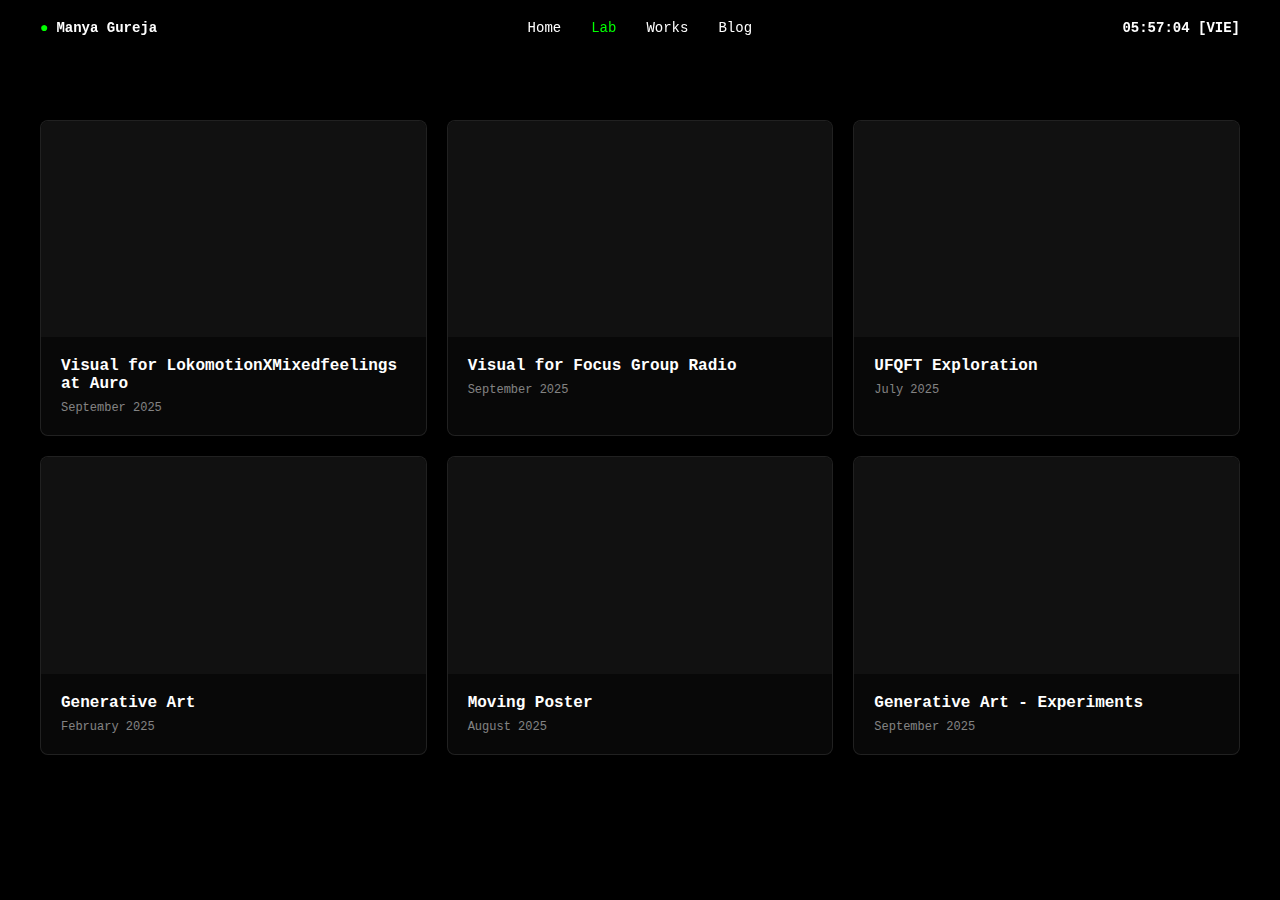
<file: lab.html>
<!DOCTYPE html>
<html lang="en">
<head>
    <meta charset="UTF-8">
    <meta name="viewport" content="width=device-width, initial-scale=1.0">
    <title>Lab - Manya Gureja</title>
    <style>
        * {
            margin: 0;
            padding: 0;
            box-sizing: border-box;
        }

        body {
            font-family: 'Courier New', monospace;
            background: #000;
            color: #fff;
        }

        header {
            position: fixed;
            top: 0;
            width: 100%;
            padding: 20px 40px;
            display: flex;
            justify-content: space-between;
            align-items: center;
            z-index: 1000;
            background: rgba(0, 0, 0, 0.3);
            backdrop-filter: blur(10px);
        }

        .logo {
            font-size: 14px;
            font-weight: bold;
            display: flex;
            align-items: center;
            gap: 8px;
        }

        .logo::before {
            content: '●';
            color: #00ff00;
        }

        nav {
            display: flex;
            gap: 30px;
        }

        nav a {
            color: #fff;
            text-decoration: none;
            font-size: 14px;
            transition: color 0.3s;
        }

        nav a:hover,
        nav a.active {
            color: #00ff00;
        }

        .time {
            font-size: 14px;
            font-weight: bold;
        }

        .lab-container {
            max-width: 1400px;
            margin: 0 auto;
            padding: 120px 40px 60px;
        }

        .experiments-grid {
            display: grid;
            grid-template-columns: repeat(auto-fit, minmax(300px, 1fr));
            gap: 20px;
            width: 100%;
        }

        .experiment-card {
            background: rgba(255, 255, 255, 0.03);
            border: 1px solid rgba(255, 255, 255, 0.1);
            border-radius: 8px;
            overflow: hidden;
            transition: all 0.3s ease;
            cursor: pointer;
        }

        .experiment-card:hover {
            background: rgba(255, 255, 255, 0.05);
            border-color: rgba(0, 255, 0, 0.3);
            transform: translateY(-2px);
        }

        .card-media {
            width: 100%;
            aspect-ratio: 16/9;
            background: #111;
            overflow: hidden;
            position: relative;
        }

        .media-placeholder {
            width: 100%;
            height: 100%;
            display: flex;
            align-items: center;
            justify-content: center;
        }

        .media-placeholder video {
            width: 100%;
            height: 100%;
            object-fit: cover;
        }

        .card-info {
            padding: 20px;
        }

        .card-title {
            font-size: 16px;
            font-weight: bold;
            margin-bottom: 8px;
            color: #fff;
        }

        .card-date {
            font-size: 12px;
            color: rgba(255, 255, 255, 0.5);
        }

        .dialog-overlay {
            position: fixed;
            top: 0;
            left: 0;
            width: 100%;
            height: 100%;
            background: rgba(0, 0, 0, 0.95);
            z-index: 2000;
            display: none;
            opacity: 0;
            transition: opacity 0.3s ease;
        }

        .dialog-overlay.active {
            display: flex;
            opacity: 1;
            animation: slideUp 0.3s ease forwards;
        }

        @keyframes slideUp {
            from {
                transform: translateY(100%);
            }
            to {
                transform: translateY(0);
            }
        }

        .dialog-content {
            width: 100%;
            height: 100%;
            background: #000;
            display: flex;
            flex-direction: column;
            transform: translateY(100%);
            transition: transform 0.3s ease;
        }

        .dialog-overlay.active .dialog-content {
            transform: translateY(0);
        }

        .dialog-header {
            display: flex;
            justify-content: space-between;
            align-items: center;
            padding: 20px 40px;
            border-bottom: 1px solid rgba(255, 255, 255, 0.1);
            background: rgba(0, 0, 0, 0.9);
            backdrop-filter: blur(10px);
        }

        .dialog-title {
            font-size: 20px;
            font-weight: bold;
            color: #fff;
        }

        .close-btn {
            background: none;
            border: none;
            color: #fff;
            font-size: 24px;
            cursor: pointer;
            padding: 8px;
            display: flex;
            align-items: center;
            justify-content: center;
            transition: color 0.3s;
            width: 40px;
            height: 40px;
            border-radius: 50%;
        }

        .close-btn:hover {
            color: #00ff00;
            background: rgba(255, 255, 255, 0.05);
        }

        .dialog-body {
            flex: 1;
            overflow-y: auto;
            padding: 40px;
        }

        .dialog-video-container {
            max-width: 1200px;
            margin: 0 auto 40px;
        }

        .dialog-video-container video {
            width: 100%;
            border-radius: 8px;
            box-shadow: 0 8px 32px rgba(0, 255, 0, 0.1);
        }

        .dialog-info {
            max-width: 1200px;
            margin: 0 auto;
        }

        .dialog-info h2 {
            font-size: 24px;
            margin-bottom: 16px;
            color: #00ff00;
        }

        .dialog-info p {
            font-size: 14px;
            line-height: 1.8;
            color: rgba(255, 255, 255, 0.8);
            margin-bottom: 12px;
        }

        .dialog-meta {
            display: flex;
            gap: 40px;
            margin-top: 30px;
            padding-top: 30px;
            border-top: 1px solid rgba(255, 255, 255, 0.1);
        }

        .meta-item {
            display: flex;
            flex-direction: column;
            gap: 8px;
        }

        .meta-label {
            font-size: 12px;
            color: rgba(255, 255, 255, 0.5);
            text-transform: uppercase;
            letter-spacing: 1px;
        }

        .meta-value {
            font-size: 14px;
            color: #fff;
        }

        @media (max-width: 768px) {
            .experiments-grid {
                grid-template-columns: 1fr;
            }

            .lab-container {
                padding: 100px 20px 40px;
            }

            header {
                padding: 15px 20px;
            }

            nav {
                gap: 15px;
            }

            .dialog-header {
                padding: 15px 20px;
            }

            .dialog-body {
                padding: 20px;
            }

            .dialog-meta {
                flex-direction: column;
                gap: 20px;
            }
        }
    </style>
</head>
<body>
    <header>
        <div class="logo">Manya Gureja</div>
        <nav>
            <a href="index.html">Home</a>
            <a href="lab.html" class="active">Lab</a>
            <a href="works.html">Works</a>
            <a href="writing.html">Blog</a>

        </nav>
        <div class="time" id="time"></div>
    </header>

    <div class="lab-container">
        <div class="experiments-grid">
            <div class="experiment-card" data-experiment="experiment8">
                <div class="card-media">
                    <div class="media-placeholder">
                        <video muted loop playsinline preload="metadata" poster="https://res.cloudinary.com/dyu1ojyqy/video/upload/so_0/v1764969101/aurovideo_fxnrov.jpg" data-src="https://res.cloudinary.com/dyu1ojyqy/video/upload/q_auto,f_auto/v1764969101/aurovideo_fxnrov.mp4">
                        </video>
                    </div>
                </div>
                <div class="card-info">
                    <div class="card-title">Visual for LokomotionXMixedfeelings at Auro</div>
                    <div class="card-date">September 2025</div>
                </div>
            </div>

            <div class="experiment-card" data-experiment="experiment7">
                <div class="card-media">
                    <div class="media-placeholder">
                        <video muted loop playsinline preload="metadata" poster="https://res.cloudinary.com/dyu1ojyqy/video/upload/so_0/v1764968663/video-output-7218AEE6-0C01-4192-8E83-1AF36BF3AC99-2_v0bxjt.jpg" data-src="https://res.cloudinary.com/dyu1ojyqy/video/upload/q_auto,f_auto/v1764968663/video-output-7218AEE6-0C01-4192-8E83-1AF36BF3AC99-2_v0bxjt.mp4">
                        </video>
                    </div>
                </div>
                <div class="card-info">
                    <div class="card-title">Visual for Focus Group Radio</div>
                    <div class="card-date">September 2025</div>
                </div>
            </div>

            <div class="experiment-card" data-experiment="experiment1">
                <div class="card-media">
                    <div class="media-placeholder">
                        <video muted loop playsinline preload="metadata" poster="https://res.cloudinary.com/dyu1ojyqy/video/upload/so_0/v1764970193/video1_wfpl1b.jpg" data-src="https://res.cloudinary.com/dyu1ojyqy/video/upload/q_auto,f_auto/v1764970193/video1_wfpl1b.mp4">
                        </video>
                    </div>
                </div>
                <div class="card-info">
                    <div class="card-title">UFQFT Exploration</div>
                    <div class="card-date">July 2025</div>
                </div>
            </div>

            <div class="experiment-card" data-experiment="experiment2">
                <div class="card-media">
                    <div class="media-placeholder">
                        <video muted loop playsinline preload="auto" data-src="https://res.cloudinary.com/dyu1ojyqy/video/upload/v1764970222/video2_u8lquv.mp4">
                        </video>
                    </div>
                </div>
                <div class="card-info">
                    <div class="card-title">Generative Art</div>
                    <div class="card-date">February 2025</div>
                </div>
            </div>

            <div class="experiment-card" data-experiment="experiment3">
                <div class="card-media">
                    <div class="media-placeholder">
                        <video muted loop playsinline preload="metadata" poster="https://res.cloudinary.com/dyu1ojyqy/video/upload/so_0/v1764970262/video3_nzb3xp.jpg" data-src="https://res.cloudinary.com/dyu1ojyqy/video/upload/q_auto,f_auto/v1764970262/video3_nzb3xp.mp4">
                        </video>
                    </div>
                </div>
                <div class="card-info">
                    <div class="card-title">Moving Poster</div>
                    <div class="card-date">August 2025</div>
                </div>
            </div>

      

            <div class="experiment-card" data-experiment="experiment6">
                <div class="card-media">
                    <div class="media-placeholder">
                        <video muted loop playsinline preload="metadata" poster="https://res.cloudinary.com/dyu1ojyqy/video/upload/so_0/v1764970326/experiments_uzc2hf.jpg" data-src="https://res.cloudinary.com/dyu1ojyqy/video/upload/q_auto,f_auto/v1764970326/experiments_uzc2hf.mp4">
                        </video>
                    </div>
                </div>
                <div class="card-info">
                    <div class="card-title">Generative Art - Experiments</div>
                    <div class="card-date">September 2025</div>
                </div>
            </div>
        </div>
    </div>

    <div class="dialog-overlay" id="dialogOverlay">
        <div class="dialog-content">
            <div class="dialog-header">
                <div class="dialog-title" id="dialogTitle">Experiment Title</div>
                <button class="close-btn" onclick="closeDialog()">×</button>
            </div>
            <div class="dialog-body">
                <div class="dialog-video-container">
                    <video id="dialogVideo" controls preload="auto">
                        <source src="" type="video/mp4">
                    </video>
                </div>
                <div class="dialog-info">
                    <h2>About This Experiment</h2>
                    <p id="dialogDescription"></p>
                    <div class="dialog-meta">
                        <div class="meta-item">
                            <div class="meta-label">Date</div>
                            <div class="meta-value" id="dialogDate"></div>
                        </div>
                        <div class="meta-item">
                            <div class="meta-label">Category</div>
                            <div class="meta-value" id="dialogCategory"></div>
                        </div>
                        <div class="meta-item">
                            <div class="meta-label">Tools</div>
                            <div class="meta-value" id="dialogTools"></div>
                        </div>
                        <div class="meta-item">
                            <div class="meta-label">Link</div>
                            <div class="meta-value" id="dialogLink"></div>
                        </div>
                    </div>
                </div>
            </div>
        </div>
    </div>

    <script>
        function updateTime() {
            const now = new Date();
            const time = [now.getHours(), now.getMinutes(), now.getSeconds()]
                .map(n => String(n).padStart(2, '0'))
                .join(':');
            document.getElementById('time').textContent = `${time} [VIE]`;
        }
        setInterval(updateTime, 1000);
        updateTime();

        const experiments = {
            experiment8: {
                title: 'Visual for LokomotionXMixedfeelings at Auro',
                date: 'September 2025',
                category: 'Creative Coding',
                tools: 'Touchdesigner',
                video: 'https://res.cloudinary.com/dyu1ojyqy/video/upload/v1764969101/aurovideo_fxnrov.mp4',
                description: 'A motion-driven promotional visual for LokomotionXMixedfeelings at Auro, designed to be played across social platforms before their live set. Used TouchDesigner, turned the Auro Bar into pointcloud and created the visuals on top(heatmap dancers) from scratch ',
                link: 'https://www.instagram.com/p/DPQtCPpgiwc/', 
            },
            experiment7: {
                title: 'Visual for Focus Group Radio',
                date: 'September 2025',
                category: 'Creative Coding',
                tools: 'Touchdesigner',
                video: 'https://res.cloudinary.com/dyu1ojyqy/video/upload/v1764968663/video-output-7218AEE6-0C01-4192-8E83-1AF36BF3AC99-2_v0bxjt.mp4',
                description: ' A motion-driven promotional visual for Focus Group Radio, designed to be played across social platforms before their live set. Inspired by the song Unkle G by Unkle G',
                link: 'https://www.instagram.com/reel/DOx4ie9iGDn/', 
            },
            experiment1: {
                title: 'Motion Design',
                date: 'July 2025',
                category: 'Motion Graphics',
                tools: 'Touchdesigner,p5.js',
                video: 'https://res.cloudinary.com/dyu1ojyqy/video/upload/v1764970193/video1_wfpl1b.mp4',
                description: `You must've heard of the Unified Fractal Quantum Field Theory, if you haven't(what are you doing at my site) you'll learn it over here through the visuals I made demonstrating the structural unity between natural growth patterns and computational generative systems.
                To show that the universe is structured by simple repeating rules, and that these rules can be visually reconstructed using computational design. It's a mix of: 
	            •	physics curiosity
	•	design craft
	•	geometry exploration
	•	real-world pattern recognition
	•	generative media practice
`
            },
            experiment2: {
                title: 'Generative Art',
                date: 'February 2025',
                category: 'Creative Coding',
                tools: 'TouchDesigner, PS',
                video:'https://res.cloudinary.com/dyu1ojyqy/video/upload/v1764970222/video2_u8lquv.mp4',
                description: 'A typography experiment that shows all of my favorite fonts inspired by the blue screen DVD logos. Each font name drifts through the space, and as the viewer moves their mouse, the text dissolves into a reactive visual effect almost like liquid light or digital smoke'
            },
            experiment3: {
                title: 'Moving Poster',
                date: 'August 2025',
                category: 'Typography',
                tools: 'PS',
                video: 'https://res.cloudinary.com/dyu1ojyqy/video/upload/v1764970262/video3_nzb3xp.mp4',
                description: 'A cover I made for my favourite book, meeting the universe halfway. The book argues that the universe isnt something we observe from a distance, we participate in its unfolding, that idea became the core of the visual direction. '
            },
            experiment4: {
                title: 'Motion Design',
                date: 'January 2025',
                category: 'Motion Graphics',
                tools: 'Jitter',
                video: 'https://res.cloudinary.com/dyu1ojyqy/video/upload/v1764970280/video4_oxh0l0.mp4',
                description: 'Just exploration of a new tool'
            },
            experiment6: {
                title: 'Generative Art - Experiments',
                date: 'September 2025',
                category: 'Creative Coding',
                tools: 'p5.js, GLSL',
                video: 'https://res.cloudinary.com/dyu1ojyqy/video/upload/v1764970326/experiments_uzc2hf.mov',
                description: 'This project is a running archive of my generative art experiments built across TouchDesigner and p5.js. Its not a single output, its a continuous investigation into how code, motion, and interaction can shape visual systems in real time. I explored everything from hand-tracking and motion-tracking to physics-driven patterns and responsive geometries. Each experiment tests a different idea: how visuals behave when pushed by data, how movement can sculpt form, how algorithms can mimic natural systems, or how interaction can turn a passive screen into a living environment.',
            }
        };

        // Optimized video loading strategy
        const videoObserver = new IntersectionObserver((entries) => {
            entries.forEach(entry => {
                if (entry.isIntersecting) {
                    const video = entry.target;
                    const src = video.getAttribute('data-src');
                    if (src && !video.src) {
                        video.src = src;
                        // Only load metadata, not the full video
                        video.load();
                    }
                }
            });
        }, {
            rootMargin: '100px'
        });

        // Set up all cards with hover interactions
        document.querySelectorAll('.experiment-card').forEach(card => {
            const video = card.querySelector('video');
            
            if (video) {
                // Observe video for lazy loading
                videoObserver.observe(video);
                
                // Add hover listeners - load on hover if not loaded
                card.addEventListener('mouseenter', function() {
                    const src = video.getAttribute('data-src');
                    
                    // If video hasn't started loading, load it now
                    if (src && !video.src) {
                        video.src = src;
                        video.load();
                    }
                    
                    // Try to play once loaded
                    const tryPlay = () => {
                        if (video.readyState >= 3) {
                            video.play().catch(e => console.log('Play prevented:', e));
                        } else {
                            video.addEventListener('canplay', () => {
                                video.play().catch(e => console.log('Play prevented:', e));
                            }, { once: true });
                        }
                    };
                    tryPlay();
                });
                
                card.addEventListener('mouseleave', function() {
                    video.pause();
                    video.currentTime = 0;
                });
            }
            
            // Add click listener
            card.addEventListener('click', function() {
                const experimentId = this.getAttribute('data-experiment');
                openDialog(experimentId);
            });
        });

        function openDialog(experimentId) {
            const experiment = experiments[experimentId];
            if (!experiment) return;

            document.getElementById('dialogTitle').textContent = experiment.title;
            document.getElementById('dialogDate').textContent = experiment.date;
            document.getElementById('dialogCategory').textContent = experiment.category;
            document.getElementById('dialogTools').textContent = experiment.tools;
            document.getElementById('dialogDescription').textContent = experiment.description;
            const dialogLink = document.getElementById('dialogLink');
            dialogLink.innerHTML = experiment.link
                ? `<a href="${experiment.link}" target="_blank" style="color:#00ff00; text-decoration:underline;">See on Instagram</a>`
                : '—';

            const videoElement = document.getElementById('dialogVideo');
            const source = videoElement.querySelector('source');
            source.src = experiment.video;
            videoElement.load();

            const overlay = document.getElementById('dialogOverlay');
            overlay.classList.add('active');
            document.body.style.overflow = 'hidden';

            // Pause all preview videos when dialog opens
            document.querySelectorAll('.experiment-card video').forEach(v => v.pause());
        }

        function closeDialog() {
            const overlay = document.getElementById('dialogOverlay');
            overlay.classList.remove('active');
            document.body.style.overflow = '';
            
            const videoElement = document.getElementById('dialogVideo');
            videoElement.pause();
            videoElement.currentTime = 0;
        }

        document.getElementById('dialogOverlay').addEventListener('click', function(e) {
            if (e.target === this) {
                closeDialog();
            }
        });

        document.addEventListener('keydown', function(e) {
            if (e.key === 'Escape') {
                closeDialog();
            }
        });
    </script>
</body>
</html>
</file>
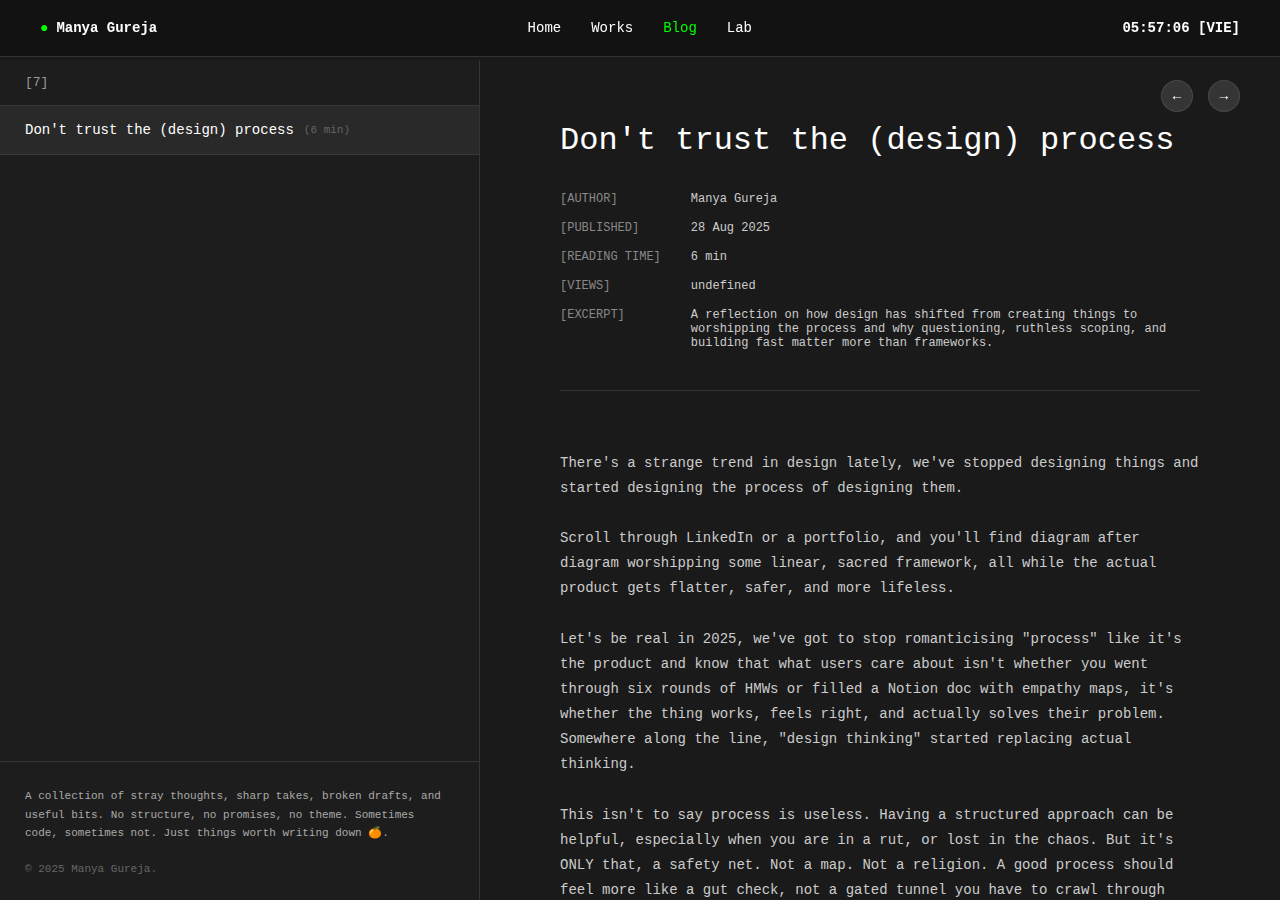
<file: writing.html>
<!DOCTYPE html>
<html lang="en">
<head>
    <meta charset="UTF-8">
    <meta name="viewport" content="width=device-width, initial-scale=1.0">
    <title>Blog - Edoardo Lunardi</title>
    <style>
        * {
            margin: 0;
            padding: 0;
            box-sizing: border-box;
        }

        body {
            font-family: 'Courier New', monospace;
            background: #1a1a1a;
            color: #fff;
            overflow: hidden;
        }

        /* Header */
        header {
            position: fixed;
            top: 0;
            width: 100%;
            padding: 20px 40px;
            display: flex;
            justify-content: space-between;
            align-items: center;
            z-index: 1000;
            background: rgba(0, 0, 0, 0.3);
            backdrop-filter: blur(10px);
            border-bottom: 1px solid rgba(60, 60, 60, 0.8);
        }

        .logo {
            font-size: 14px;
            font-weight: bold;
            display: flex;
            align-items: center;
            gap: 8px;
        }

        .logo::before {
            content: '●';
            color: #00ff00;
        }

        nav {
            display: flex;
            gap: 30px;
        }

        nav a {
            color: #fff;
            text-decoration: none;
            font-size: 14px;
            transition: color 0.3s;
        }

        nav a:hover,
        nav a.active {
            color: #00ff00;
        }

        .time {
            font-size: 14px;
            font-weight: bold;
        }

        /* Main Layout */
        .blog-layout {
            display: flex;
            height: 100vh;
            padding-top: 60px;
        }

        /* Sidebar */
        .blog-sidebar {
            width: 480px;
            background: rgba(30, 30, 30, 0.95);
            border-right: 1px solid rgba(60, 60, 60, 0.8);
            display: flex;
            flex-direction: column;
            overflow-y: auto;
            scrollbar-width: none;
            -ms-overflow-style: none;
        }

        .blog-sidebar::-webkit-scrollbar {
            display: none;
        }

        .article-count {
            padding: 15px 25px;
            font-size: 13px;
            color: #999;
            border-bottom: 1px solid rgba(60, 60, 60, 0.8);
        }

        .articles-list {
            flex: 1;
        }

        .article-item {
            padding: 16px 25px;
            font-size: 14px;
            cursor: pointer;
            transition: all 0.2s;
            border-bottom: 1px solid rgba(60, 60, 60, 0.8);
            display: flex;
            align-items: center;
            gap: 10px;
            position: relative;
        }

        .article-item::before {
            content: '▶';
            font-size: 8px;
            opacity: 0;
            transition: opacity 0.2s;
            position: absolute;
            left: 10px;
        }

        .article-item:hover {
            background: rgba(60, 60, 60, 0.3);
        }

        .article-item:hover::before {
            opacity: 1;
        }

        .article-item.active {
            background: rgba(60, 60, 60, 0.4);
        }

        .sidebar-footer {
            padding: 25px;
            border-top: 1px solid rgba(60, 60, 60, 0.8);
        }

        .footer-text {
            font-size: 11px;
            line-height: 1.7;
            color: #aaa;
            margin-bottom: 20px;
        }

        .footer-copyright {
            font-size: 11px;
            color: #666;
        }

        /* Article Content */
        .article-content {
            flex: 1;
            overflow-y: auto;
            background: #1a1a1a;
            scrollbar-width: none;
            -ms-overflow-style: none;
        }

        .article-content::-webkit-scrollbar {
            display: none;
        }

        .article-container {
            max-width: 900px;
            margin: 0 auto;
            padding: 60px 80px;
        }

        .article-header {
            margin-bottom: 60px;
            border-bottom: 1px solid rgba(60, 60, 60, 0.8);
            padding-bottom: 40px;
        }

        .article-title {
            font-size: 32px;
            font-weight: normal;
            margin-bottom: 30px;
            line-height: 1.3;
        }

        .article-meta {
            display: grid;
            grid-template-columns: auto 1fr;
            gap: 15px 30px;
            font-size: 12px;
        }

        .meta-label {
            color: #888;
            text-transform: uppercase;
        }

        .meta-value {
            color: #ccc;
        }

        .article-body {
            font-size: 14px;
            line-height: 1.8;
            color: #ccc;
        }

        .article-body p {
            margin-bottom: 25px;
        }

        .article-body h2 {
            font-size: 24px;
            font-weight: normal;
            margin: 50px 0 30px;
            color: #fff;
        }

        .article-body a {
            color: #00ff00;
            text-decoration: underline;
        }

        .article-body img {
            width: 100%;
            margin: 40px 0;
            border-radius: 8px;
        }

        .article-image-placeholder {
            width: 100%;
            height: 400px;
            background: #2a2a2a;
            margin: 40px 0;
            border-radius: 8px;
            display: flex;
            align-items: center;
            justify-content: center;
            color: #666;
            font-size: 14px;
        }

        /* Article Actions */
        .article-actions {
            position: fixed;
            top: 80px;
            right: 40px;
            display: flex;
            gap: 15px;
            z-index: 100;
        }

        .action-btn {
            width: 32px;
            height: 32px;
            border-radius: 50%;
            background: rgba(60, 60, 60, 0.8);
            border: 1px solid rgba(255, 255, 255, 0.1);
            display: flex;
            align-items: center;
            justify-content: center;
            cursor: pointer;
            transition: all 0.2s;
            font-size: 14px;
        }

        .action-btn:hover {
            background: rgba(80, 80, 80, 0.9);
        }

        /* Responsive */
        @media (max-width: 1024px) {
            .blog-sidebar {
                width: 350px;
            }

            .article-container {
                padding: 40px 60px;
            }
        }

        @media (max-width: 768px) {
            .blog-layout {
                flex-direction: column;
            }

            .blog-sidebar {
                width: 100%;
                height: 40vh;
                border-right: none;
                border-bottom: 1px solid rgba(60, 60, 60, 0.8);
            }

            .article-content {
                height: 60vh;
            }

            .article-container {
                padding: 30px 25px;
            }

            .article-title {
                font-size: 24px;
            }

            .article-actions {
                top: 70px;
                right: 20px;
            }
        }
    </style>
</head>
<body>
    <!-- Header -->
    <header>
        <div class="logo">Manya Gureja</div>
        <nav>
            <a href="index.html">Home</a>
            <a href="works.html">Works</a>
            <a href="writing.html" class="active">Blog</a>
            <a href="lab.html">Lab</a>
        </nav>
        <div class="time" id="time"></div>
    </header>

    <!-- Main Layout -->
    <div class="blog-layout">
        <!-- Sidebar -->
        <aside class="blog-sidebar">
            <div class="article-count">[7]</div>
            
            <div class="articles-list" id="articlesList">
                <div class="article-item active" data-article="designprocess">Don't trust the (design) process</div>
               
            </div>

            <div class="sidebar-footer">
                <p class="footer-text">
                    A collection of stray thoughts, sharp takes, broken drafts, and useful bits. No structure, no promises, no theme. Sometimes code, sometimes not. Just things worth writing down 🍊.
                </p>
                <p class="footer-copyright">© 2025 Manya Gureja.</p>
            </div>
        </aside>

        <!-- Article Content -->
        <main class="article-content">
            <div class="article-actions">
                <div class="action-btn" title="Previous">←</div>
                <div class="action-btn" title="Next">→</div>
            </div>

            <article class="article-container" id="articleContainer">
                <!-- Article content will be loaded here -->
            </article>
        </main>
    </div>
    <script src="articles.js"></script>
    <script>

        function calculateReadingTime(html, wpm = 225) {
    // Strip HTML tags and get pure text
    const text = html.replace(/<[^>]*>/g, ' ');
    const wordCount = text.trim().split(/\s+/).length;

    // Calculate minutes
    const minutes = wordCount / wpm;

    // Add image time (~12 sec/image)
    const imageCount = (html.match(/<img\s[^>]*>/g) || []).length;
    const imageTime = imageCount * 12 / 60; // convert to minutes

    const totalTime = Math.ceil(minutes + imageTime);

    return totalTime < 1 ? 'Less than a minute' : `${totalTime} min`;
}
        class BlogPage {
            constructor() {
                this.currentArticle = 'designprocess';
                this.init();
            }

            init() {
                this.bindEvents();
               document.querySelectorAll('.article-item').forEach(item => {
                    const key = item.dataset.article;
                    const article = ARTICLES[key];
                    const time = calculateReadingTime(article.content);
                    item.innerHTML = `${item.textContent} <span style="color:#666; font-size:11px;">(${time})</span>`;
                });
                this.loadArticle(this.currentArticle);
                this.updateTime();
                setInterval(() => this.updateTime(), 1000);
            }

            bindEvents() {
                document.querySelectorAll('.article-item').forEach(item => {
                    item.addEventListener('click', () => {
                        const articleKey = item.dataset.article;
                        this.loadArticle(articleKey);
                        this.setActiveItem(item);
                    });
                });

                // Navigation arrows
                document.querySelectorAll('.action-btn').forEach(btn => {
                    btn.addEventListener('click', () => {
                        if (btn.textContent === '←') {
                            this.navigateArticle('prev');
                        } else if (btn.textContent === '→') {
                            this.navigateArticle('next');
                        }
                    });
                });
            }

            navigateArticle(direction) {
                const keys = Object.keys(ARTICLES);
                const currentIndex = keys.indexOf(this.currentArticle);
                let newIndex;

                if (direction === 'prev') {
                    newIndex = currentIndex > 0 ? currentIndex - 1 : keys.length - 1;
                } else {
                    newIndex = currentIndex < keys.length - 1 ? currentIndex + 1 : 0;
                }

                const newKey = keys[newIndex];
                this.loadArticle(newKey);
                
                const newItem = document.querySelector(`[data-article="${newKey}"]`);
                if (newItem) {
                    this.setActiveItem(newItem);
                    newItem.scrollIntoView({ behavior: 'smooth', block: 'nearest' });
                }
            }

            loadArticle(key) {
                const article = ARTICLES[key];
                if (!article) return;

                this.currentArticle = key;
                const container = document.getElementById('articleContainer');
                
                container.innerHTML = `
                    <div class="article-header">
                        <h1 class="article-title">${article.title}</h1>
                        <div class="article-meta">
                            <div class="meta-label">[AUTHOR]</div>
                            <div class="meta-value">${article.author}</div>
                            <div class="meta-label">[PUBLISHED]</div>
                            <div class="meta-value">${article.published}</div>
                            <div class="meta-label">[READING TIME]</div>
                            <div class="meta-value">${calculateReadingTime(article.content)}</div>
                            <div class="meta-label">[VIEWS]</div>
                            <div class="meta-value">${article.views}</div>
                            <div class="meta-label">[EXCERPT]</div>
                            <div class="meta-value">${article.excerpt}</div>
                        </div>
                    </div>
                    <div class="article-body">
                        ${article.content}
                    </div>
                `;

                container.scrollTop = 0;
            }

            setActiveItem(item) {
                document.querySelectorAll('.article-item').forEach(el => {
                    el.classList.remove('active');
                });
                item.classList.add('active');
            }

            updateTime() {
                const now = new Date();
                const time = [now.getHours(), now.getMinutes(), now.getSeconds()]
                    .map(n => String(n).padStart(2, '0'))
                    .join(':');
                document.getElementById('time').textContent = `${time} [VIE]`;
            }
        }

        new BlogPage();
    </script>
</body>
</html>
</file>
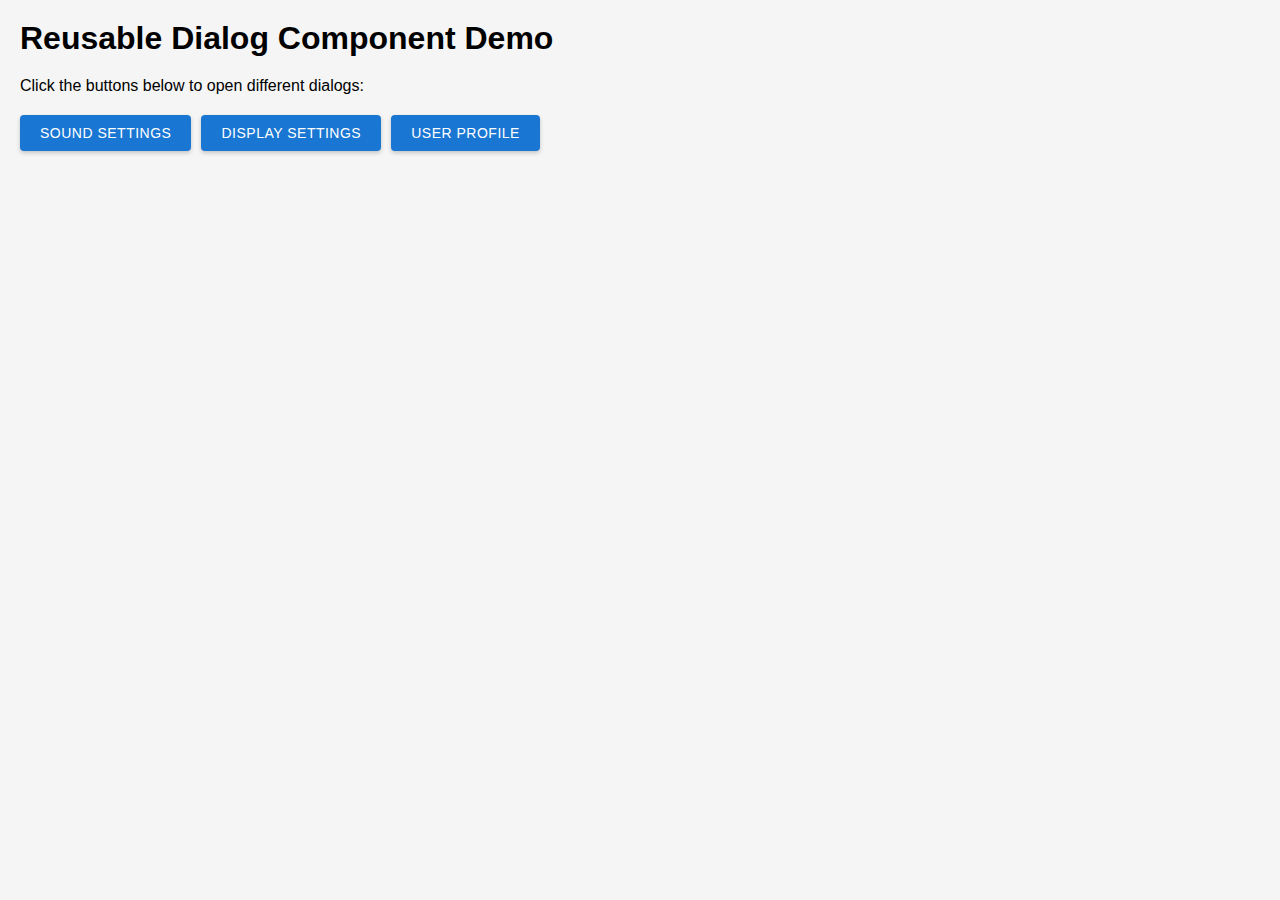
<file: component/dialog.html>
<!DOCTYPE html>
<html lang="en">
<head>
    <meta charset="UTF-8">
    <meta name="viewport" content="width=device-width, initial-scale=1.0">
    <title>Reusable Full Screen Dialog</title>
    <style>
        * {
            margin: 0;
            padding: 0;
            box-sizing: border-box;
        }

        body {
            font-family: 'Roboto', 'Helvetica', 'Arial', sans-serif;
            padding: 20px;
            background: #f5f5f5;
        }

        .demo-container {
            display: flex;
            gap: 10px;
            flex-wrap: wrap;
        }

        .open-button {
            background: #1976d2;
            color: white;
            border: none;
            padding: 10px 20px;
            font-size: 14px;
            font-weight: 500;
            text-transform: uppercase;
            border-radius: 4px;
            cursor: pointer;
            letter-spacing: 0.5px;
            box-shadow: 0 2px 4px rgba(0,0,0,0.2);
            transition: background 0.3s;
        }

        .open-button:hover {
            background: #1565c0;
        }

        .dialog-overlay {
            position: fixed;
            top: 0;
            left: 0;
            right: 0;
            bottom: 0;
            background: rgba(0, 0, 0, 0.5);
            z-index: 1000;
            opacity: 0;
            visibility: hidden;
            transition: opacity 0.3s, visibility 0.3s;
        }

        .dialog-overlay.open {
            opacity: 1;
            visibility: visible;
        }

        .dialog {
            position: fixed;
            top: 0;
            left: 0;
            right: 0;
            bottom: 0;
            background: white;
            z-index: 1001;
            display: flex;
            flex-direction: column;
            transform: translateY(100%);
            transition: transform 0.3s ease-out;
        }

        .dialog.open {
            transform: translateY(0);
        }

        .app-bar {
            background: #1976d2;
            color: white;
            box-shadow: 0 2px 4px rgba(0,0,0,0.2);
        }

        .toolbar {
            display: flex;
            align-items: center;
            padding: 16px;
            min-height: 64px;
        }

        .icon-button {
            background: none;
            border: none;
            color: white;
            cursor: pointer;
            padding: 8px;
            margin-right: 16px;
            display: flex;
            align-items: center;
            justify-content: center;
            border-radius: 50%;
            transition: background 0.3s;
        }

        .icon-button:hover {
            background: rgba(255, 255, 255, 0.1);
        }

        .title {
            font-size: 20px;
            font-weight: 500;
            flex: 1;
        }

        .dialog-content {
            flex: 1;
            overflow-y: auto;
        }

        .list {
            list-style: none;
            padding: 0;
            margin: 0;
        }

        .list-item {
            border: none;
            background: none;
            width: 100%;
            padding: 16px;
            text-align: left;
            cursor: pointer;
            display: flex;
            align-items: center;
            transition: background 0.3s;
        }

        .list-item:hover {
            background: rgba(0, 0, 0, 0.04);
        }

        .list-item-text {
            font-size: 16px;
            color: rgba(0, 0, 0, 0.87);
        }

        .divider {
            height: 1px;
            background: rgba(0, 0, 0, 0.12);
            border: none;
        }
    </style>
</head>
<body>
    <h1>Reusable Dialog Component Demo</h1>
    <p style="margin: 20px 0;">Click the buttons below to open different dialogs:</p>
    
    <div class="demo-container">
        <button class="open-button" id="btn1">Sound Settings</button>
        <button class="open-button" id="btn2">Display Settings</button>
        <button class="open-button" id="btn3">User Profile</button>
    </div>

    <script>
        // Reusable FullScreenDialog Class
        class FullScreenDialog {
            constructor(options) {
                this.title = options.title || 'Dialog';
                this.content = options.content || '';
                this.showSaveButton = options.showSaveButton !== false;
                this.saveButtonText = options.saveButtonText || 'Save';
                this.onSave = options.onSave || null;
                this.onClose = options.onClose || null;
                
                this.overlay = null;
                this.dialog = null;
                
                this.createDialog();
            }

            createDialog() {
                // Create overlay
                this.overlay = document.createElement('div');
                this.overlay.className = 'dialog-overlay';
                this.overlay.addEventListener('click', () => this.close());

                // Create dialog
                this.dialog = document.createElement('div');
                this.dialog.className = 'dialog';
                this.dialog.innerHTML = `
                    <div class="app-bar">
                        <div class="toolbar">
                            <button class="icon-button close-btn">
                                <svg width="24" height="24" viewBox="0 0 24 24" fill="currentColor">
                                    <path d="M19 6.41L17.59 5 12 10.59 6.41 5 5 6.41 10.59 12 5 17.59 6.41 19 12 13.41 17.59 19 19 17.59 13.41 12z"/>
                                </svg>
                            </button>
                            <h2 class="title">${this.title}</h2>
                            ${this.showSaveButton ? `<button class="open-button save-btn">${this.saveButtonText}</button>` : ''}
                        </div>
                    </div>
                    <div class="dialog-content">
                        ${this.content}
                    </div>
                `;

                // Add event listeners
                const closeBtn = this.dialog.querySelector('.close-btn');
                closeBtn.addEventListener('click', () => this.close());

                if (this.showSaveButton) {
                    const saveBtn = this.dialog.querySelector('.save-btn');
                    saveBtn.addEventListener('click', () => this.handleSave());
                }

                // Append to body
                document.body.appendChild(this.overlay);
                document.body.appendChild(this.dialog);
            }

            open() {
                setTimeout(() => {
                    this.overlay.classList.add('open');
                    this.dialog.classList.add('open');
                }, 10);
            }

            close() {
                this.overlay.classList.remove('open');
                this.dialog.classList.remove('open');
                
                if (this.onClose) {
                    this.onClose();
                }
            }

            handleSave() {
                if (this.onSave) {
                    this.onSave();
                }
                this.close();
            }

            destroy() {
                if (this.overlay && this.overlay.parentNode) {
                    this.overlay.parentNode.removeChild(this.overlay);
                }
                if (this.dialog && this.dialog.parentNode) {
                    this.dialog.parentNode.removeChild(this.dialog);
                }
            }
        }

        // Helper function to create list content
        function createList(items) {
            return `
                <ul class="list">
                    ${items.map((item, index) => `
                        <li>
                            <button class="list-item" onclick="alert('Clicked: ${item}')">
                                <span class="list-item-text">${item}</span>
                            </button>
                        </li>
                        ${index < items.length - 1 ? '<hr class="divider">' : ''}
                    `).join('')}
                </ul>
            `;
        }

        // Example 1: Sound Settings Dialog
        document.getElementById('btn1').addEventListener('click', () => {
            const dialog1 = new FullScreenDialog({
                title: 'Sound Settings',
                content: createList(['Phone ringtone', 'Default notification ringtone', 'Alarm sound']),
                onSave: () => {
                    alert('Sound settings saved!');
                },
                onClose: () => {
                    console.log('Dialog 1 closed');
                    dialog1.destroy();
                }
            });
            dialog1.open();
        });

        // Example 2: Display Settings Dialog
        document.getElementById('btn2').addEventListener('click', () => {
            const dialog2 = new FullScreenDialog({
                title: 'Display Settings',
                content: createList(['Brightness', 'Wallpaper', 'Screen timeout', 'Font size']),
                saveButtonText: 'Apply',
                onSave: () => {
                    alert('Display settings applied!');
                },
                onClose: () => {
                    console.log('Dialog 2 closed');
                    dialog2.destroy();
                }
            });
            dialog2.open();
        });

        // Example 3: Custom Content Dialog
        document.getElementById('btn3').addEventListener('click', () => {
            const dialog3 = new FullScreenDialog({
                title: 'User Profile',
                content: `
                    <div style="padding: 20px;">
                        <h3>Edit Your Profile</h3>
                        <p style="margin: 10px 0;">Name: John Doe</p>
                        <p style="margin: 10px 0;">Email: john@example.com</p>
                        <p style="margin: 10px 0;">Role: Administrator</p>
                    </div>
                `,
                showSaveButton: false,
                onClose: () => {
                    console.log('Dialog 3 closed');
                    dialog3.destroy();
                }
            });
            dialog3.open();
        });
    </script>
</body>
</html>
</file>
